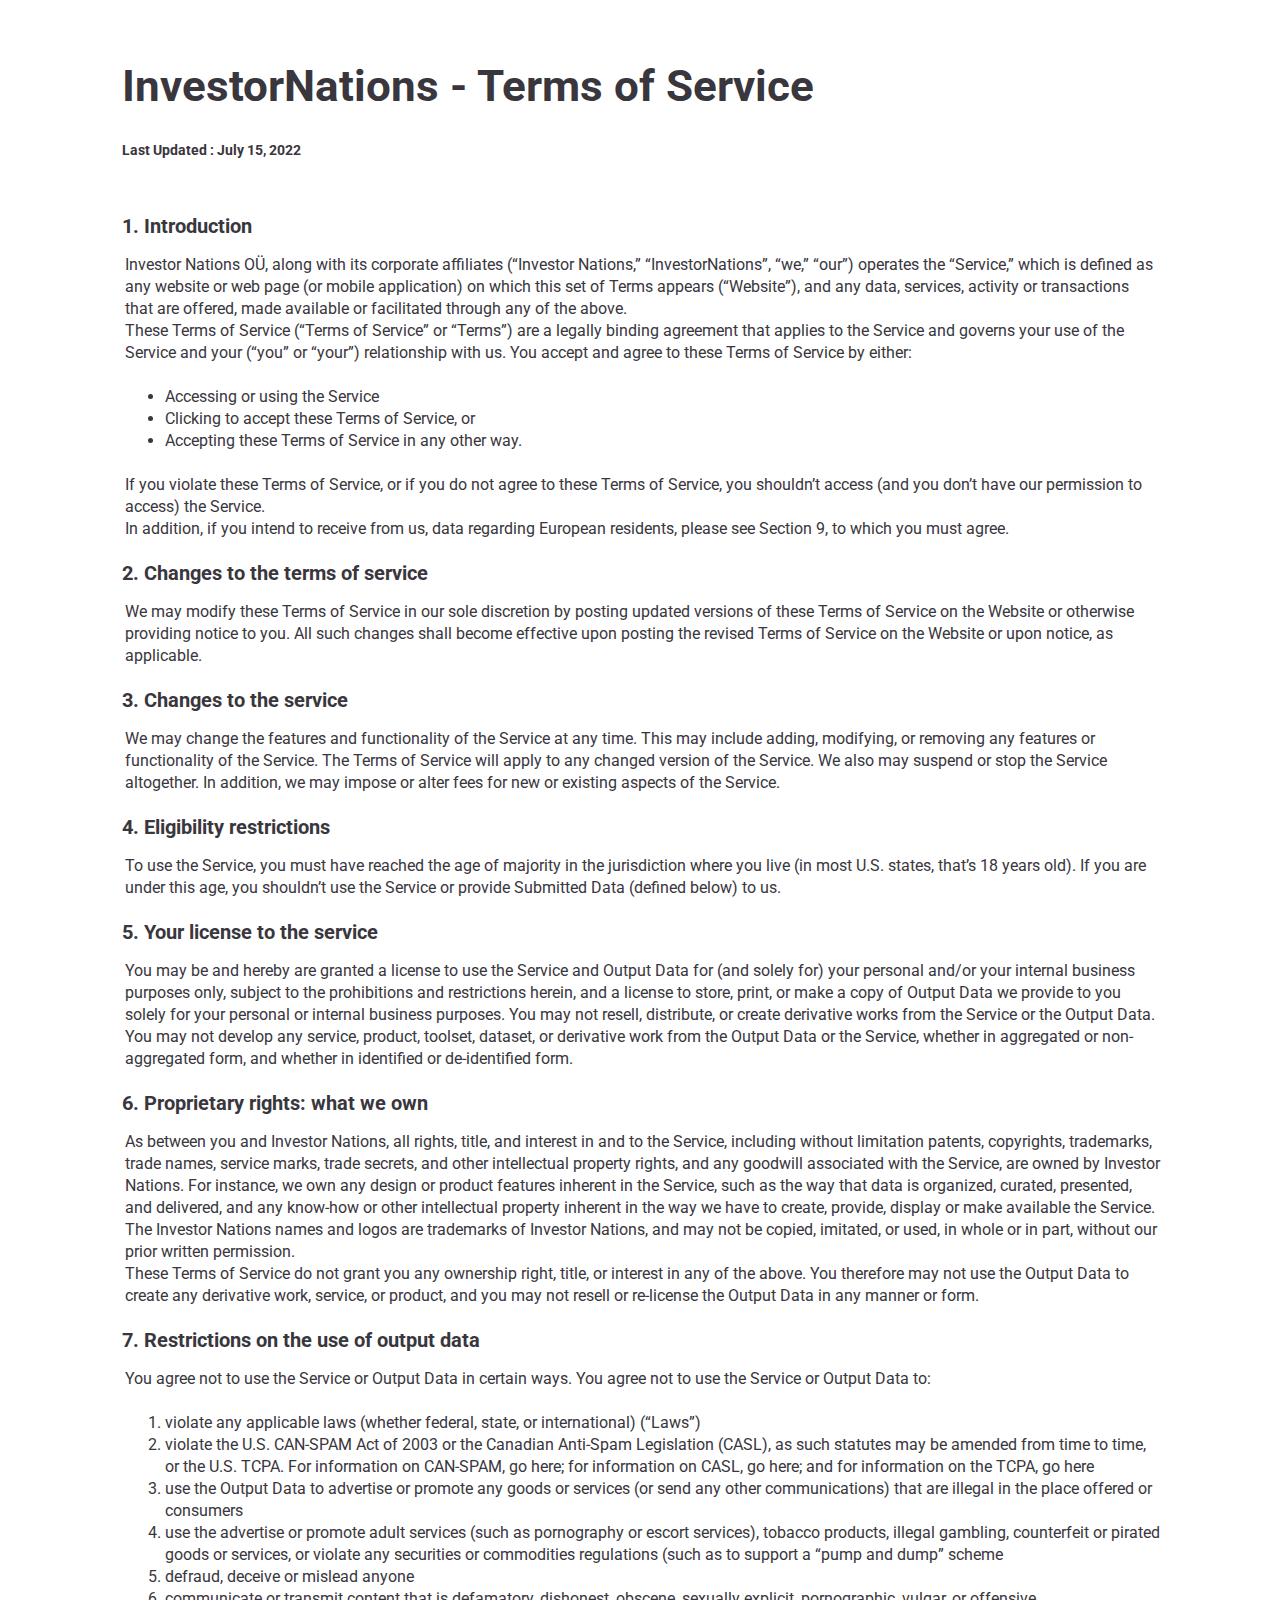
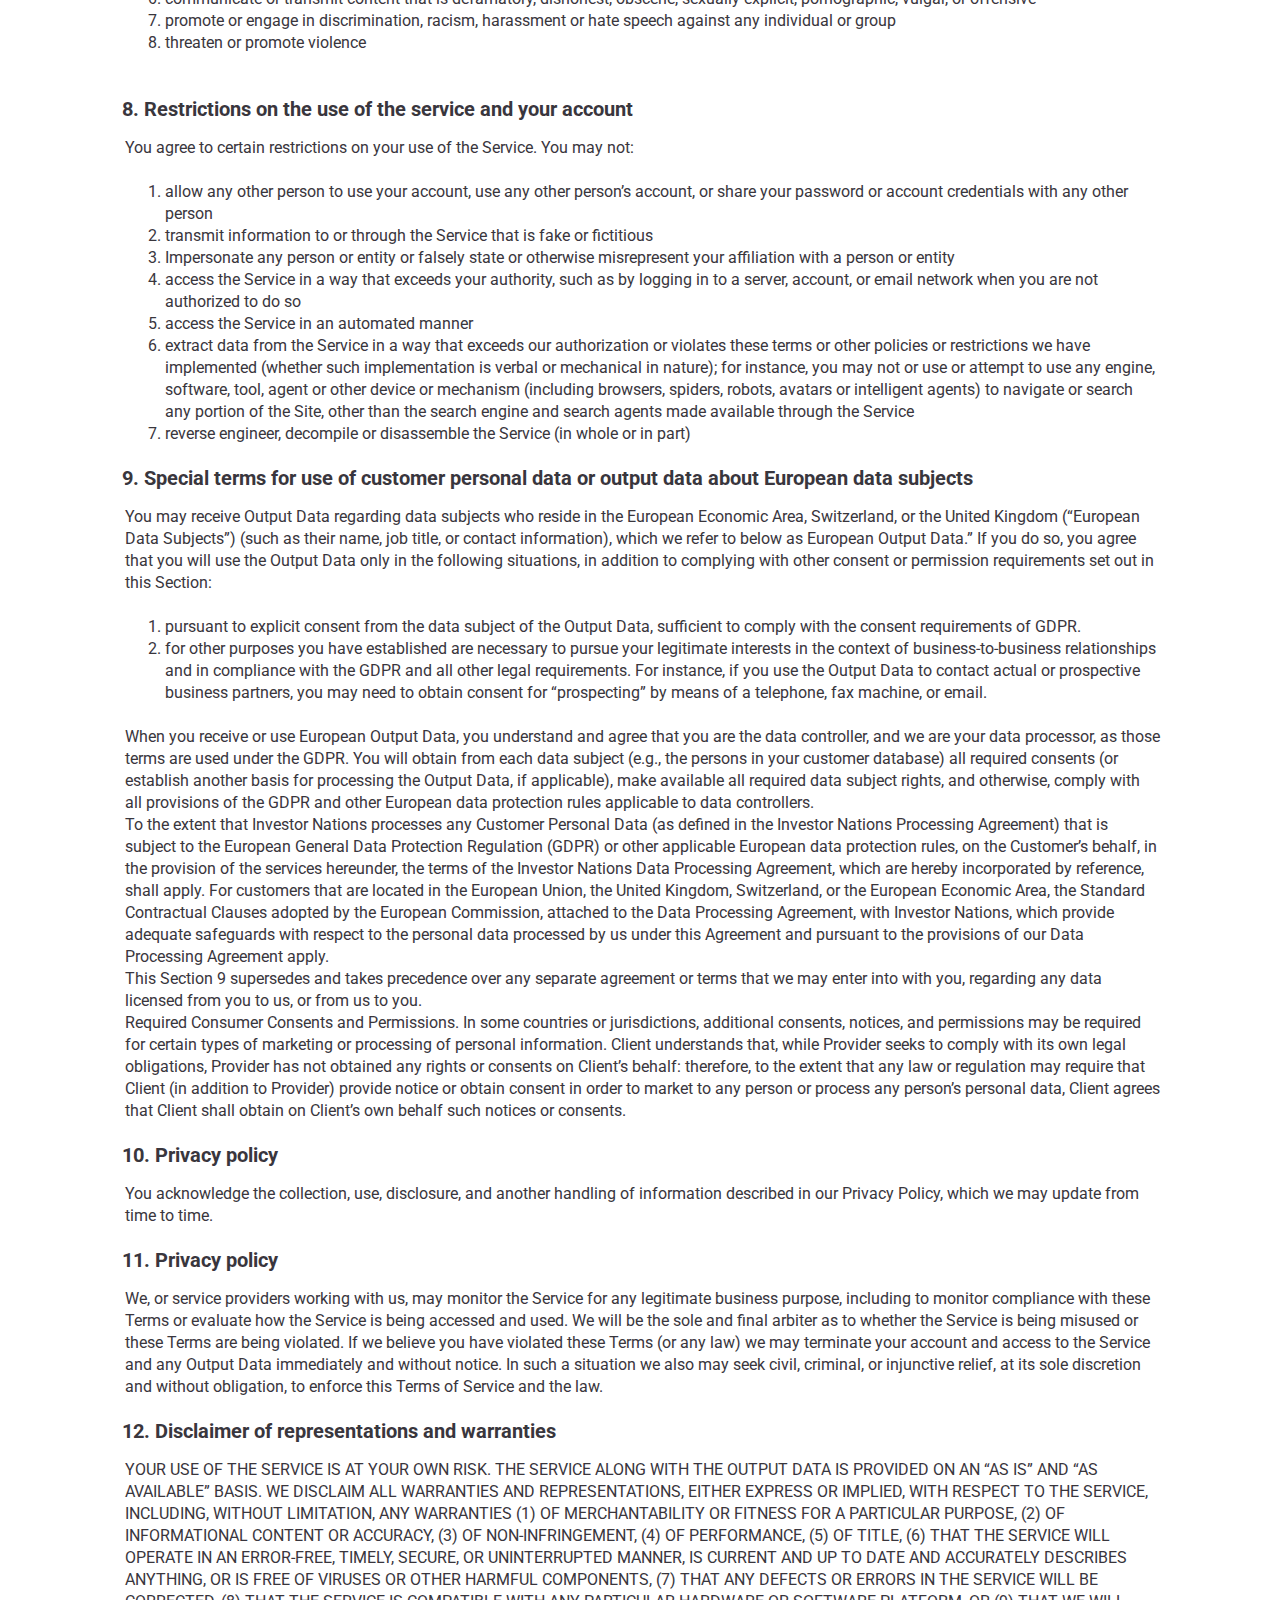
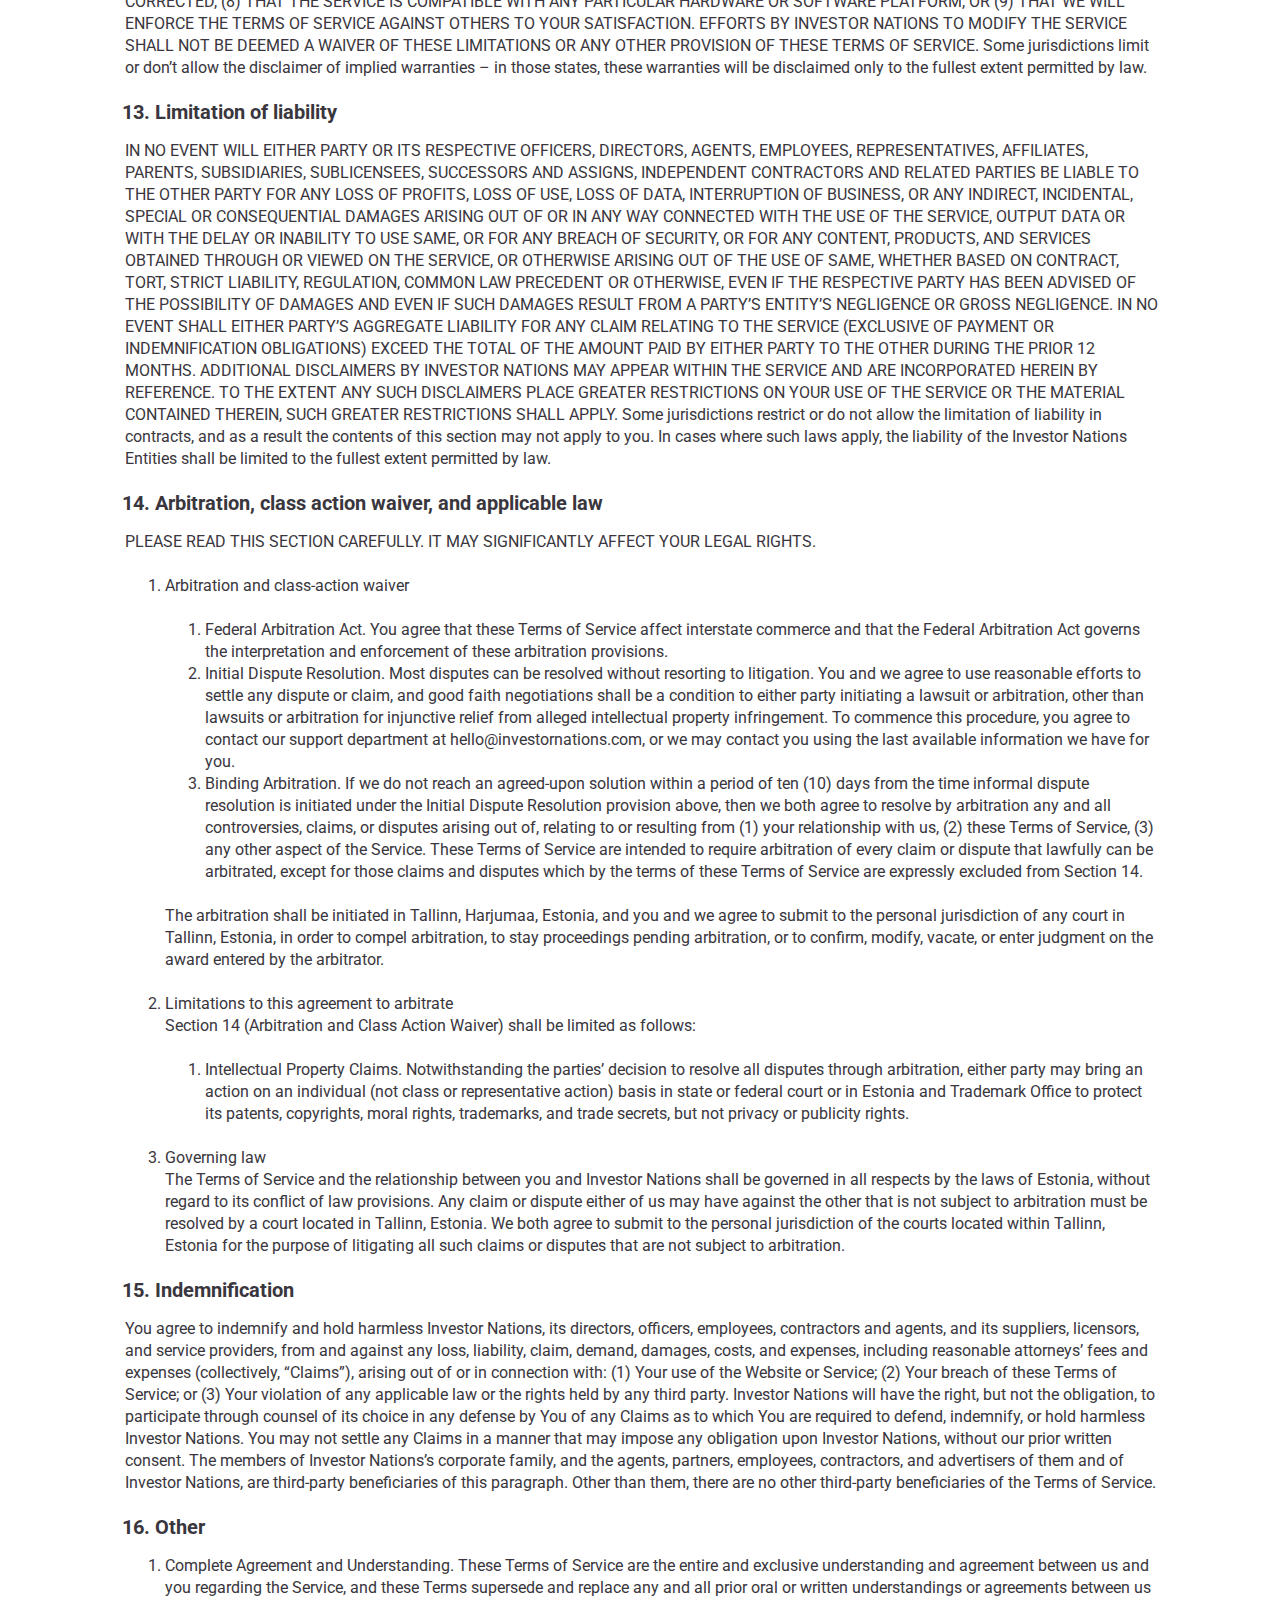
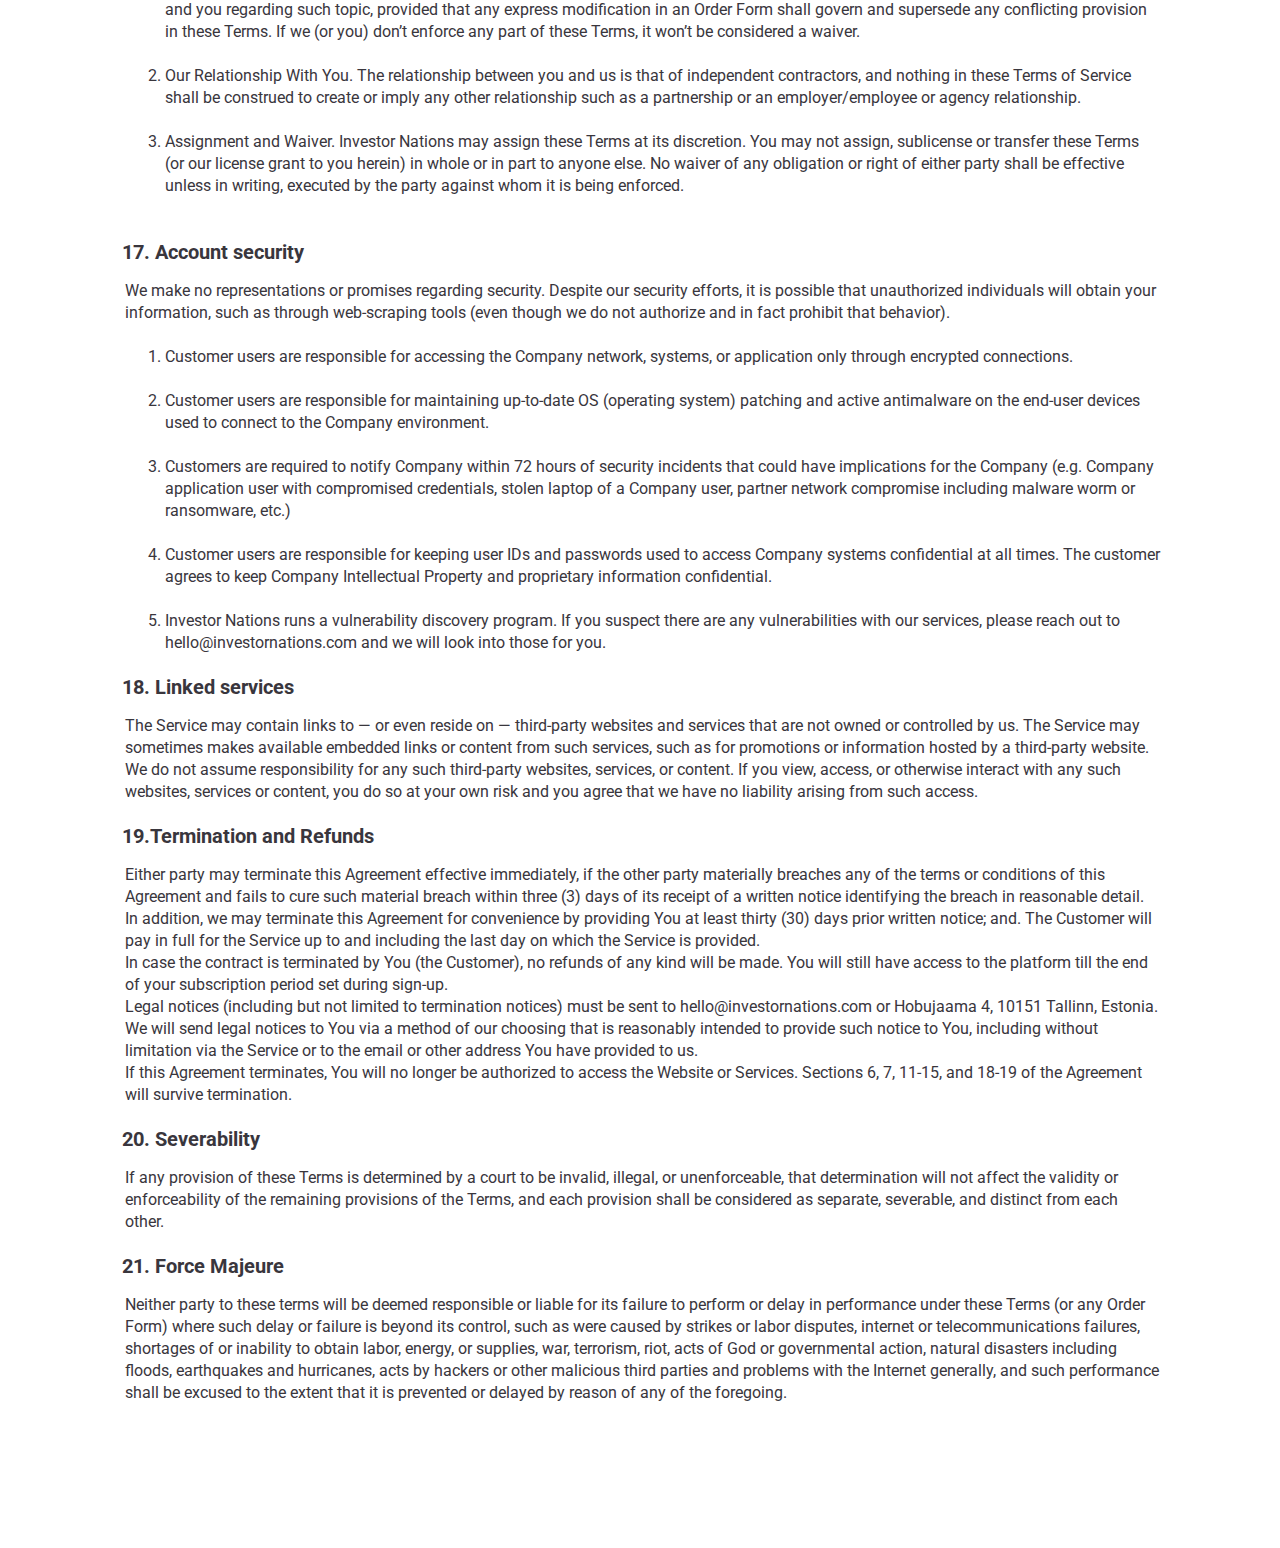
<file: index.html>
<!DOCTYPE html>
<html lang="en">

<head>
  <meta charset="UTF-8">
  <meta http-equiv="X-UA-Compatible" content="IE=edge">
  <meta name="viewport" content="width=device-width, initial-scale=1.0">
  <title>Investor Nations OÜ</title>
  <link href="images/favicon.ico" rel="icon">
  <link href="images/apple-touch-icon.png" rel="apple-touch-icon">
  <link rel="preconnect" href="https://fonts.gstatic.com" />
  <link href="https://fonts.googleapis.com/css2?family=Roboto&display=swap" rel="stylesheet" />
  <link rel="stylesheet" href="assets/css/main.css" />
</head>

<body>
  <!--<header>
    <div class="logo">
      <img src="images/LOGO.jpeg" href="index.html" />
    </div>
  
  </header>-->
  <section>
    <div>
      <h1 class="tcheader">InvestorNations - Terms of Service</h1>
      <h5 class="tcheader-small"> Last Updated : July 15, 2022 </h5>
    </div>
  </section>
  <section>
     <div>
       <div class="tcboldtext">
         1.  Introduction
       </div>    
       <div class="tctext">
        Investor Nations OÜ, along with its corporate affiliates (“Investor Nations,” “InvestorNations”, “we,” “our”) operates the “Service,” which is defined as any website or web page (or mobile application) on which this set of Terms appears (“Website”), and any data, services, activity or transactions that are offered, made available or facilitated through any of the above.<br>
        These Terms of Service (“Terms of Service” or “Terms”) are a legally binding agreement that applies to the Service and governs your use of the Service and your (“you” or “your”) relationship with us. You accept and agree to these Terms of Service by either:<br>
        <ul>
          <br>
          <li>Accessing or using the Service</li>
          <li>Clicking to accept these Terms of Service, or</li>
          <li>Accepting these Terms of Service in any other way.</li>
          <br>
        </ul>
        If you violate these Terms of Service, or if you do not agree to these Terms of Service, you shouldn’t access (and you don’t have our permission to access) the Service.<br>
        In addition, if you intend to receive from us, data regarding European residents, please see Section 9, to which you must agree.

       </div>  


        <div class="tcboldtext">
          2. Changes to the terms of service
        </div>    
        <div class="tctext">
          We may modify these Terms of Service in our sole discretion by posting updated versions of these Terms of Service on the Website or otherwise providing notice to you. All such changes shall become effective upon posting the revised Terms of Service on the Website or upon notice, as applicable.
        </div>  


         <div class="tcboldtext">
          3. Changes to the service
        </div>    
        <div class="tctext">
          We may change the features and functionality of the Service at any time. This may include adding, modifying, or removing any features or functionality of the Service. The Terms of Service will apply to any changed version of the Service. We also may suspend or stop the Service altogether. In addition, we may impose or alter fees for new or existing aspects of the Service.
        </div>  


         <div class="tcboldtext">
          4.  Eligibility restrictions
        </div>    
        <div class="tctext">
          To use the Service, you must have reached the age of majority in the jurisdiction where you live (in most U.S. states, that’s 18 years old). If you are under this age, you shouldn’t use the Service or provide Submitted Data (defined below) to us.
        </div>  


        <div class="tcboldtext">
          5.  Your license to the service
        </div>    
        <div class="tctext">
          You may be and hereby are granted a license to use the Service and Output Data for (and solely for) your personal and/or your internal business purposes only, subject to the prohibitions and restrictions herein, and a license to store, print, or make a copy of Output Data we provide to you solely for your personal or internal business purposes. You may not resell, distribute, or create derivative works from the Service or the Output Data. You may not develop any service, product, toolset, dataset, or derivative work from the Output Data or the Service, whether in aggregated or non-aggregated form, and whether in identified or de-identified form.
        </div>  

        <div class="tcboldtext">
          6. Proprietary rights: what we own
        </div>    
        <div class="tctext">
          As between you and Investor Nations, all rights, title, and interest in and to the Service, including without limitation patents, copyrights, trademarks, trade names, service marks, trade secrets, and other intellectual property rights, and any goodwill associated with the Service, are owned by Investor Nations. For instance, we own any design or product features inherent in the Service, such as the way that data is organized, curated, presented, and delivered, and any know-how or other intellectual property inherent in the way we have to create, provide, display or make available the Service. The Investor Nations names and logos are trademarks of Investor Nations, and may not be copied, imitated, or used, in whole or in part, without our prior written permission.<br>
          These Terms of Service do not grant you any ownership right, title, or interest in any of the above. You therefore may not use the Output Data to create any derivative work, service, or product, and you may not resell or re-license the Output Data in any manner or form.
          
        </div>  

        <div class="tcboldtext">
          7.  Restrictions on the use of output data
        </div>    
        <div class="tctext">
          You agree not to use the Service or Output Data in certain ways. You agree not to use the Service or Output Data to:
          <ol>
            <br>
            <li> violate any applicable laws (whether federal, state, or international) (“Laws”)</li>
            <li> violate the U.S. CAN-SPAM Act of 2003 or the Canadian Anti-Spam Legislation (CASL), as such statutes may be amended from time to time, or the U.S. TCPA. For information on CAN-SPAM, go here; for information on CASL, go here; and for information on the TCPA, go here</li>
            <li> use the Output Data to advertise or promote any goods or services (or send any other communications) that are illegal in the place offered or consumers</li>
            <li> use the advertise or promote adult services (such as pornography or escort services), tobacco products, illegal gambling, counterfeit or pirated goods or services, or violate any securities or commodities regulations (such as to support a “pump and dump” scheme</li>
            <li> defraud, deceive or mislead anyone</li>
            <li>  communicate or transmit content that is defamatory, dishonest, obscene, sexually explicit, pornographic, vulgar, or offensive</li>
            <li>  promote or engage in discrimination, racism, harassment or hate speech against any individual or group</li>
            <li>  threaten or promote violence</li>
            <br>
              
          </ol>
        </div>  

        <div class="tcboldtext">
          8. Restrictions on the use of the service and your account
        </div>    
        <div class="tctext">
          You agree to certain restrictions on your use of the Service. You may not:
          <ol>
            <br>
            <li>allow any other person to use your account, use any other person’s account, or share your password or account credentials with any other person </li>
            <li>transmit information to or through the Service that is fake or fictitious</li>
            <li> Impersonate any person or entity or falsely state or otherwise misrepresent your affiliation with a person or entity</li>
            <li>access the Service in a way that exceeds your authority, such as by logging in to a server, account, or email network when you are not authorized to do so</li>
            <li> access the Service in an automated manner</li>
            <li> extract data from the Service in a way that exceeds our authorization or violates these terms or other policies or restrictions we have implemented (whether such implementation is verbal or mechanical in nature); for instance, you may not or use or attempt to use any engine, software, tool, agent or other device or mechanism (including browsers, spiders, robots, avatars or intelligent agents) to navigate or search any portion of the Site, other than the search engine and search agents made available through the Service</li>
            <li> reverse engineer, decompile or disassemble the Service (in whole or in part)</li>
          </ol>
        </div>  

        <div class="tcboldtext">
          9.  Special terms for use of customer personal data or output data about European data subjects
        </div>    
        <div class="tctext">
          You may receive Output Data regarding data subjects who reside in the European Economic Area, Switzerland, or the United Kingdom (“European Data Subjects”) (such as their name, job title, or contact information), which we refer to below as European Output Data.” If you do so, you agree that you will use the Output Data only in the following situations, in addition to complying with other consent or permission requirements set out in this Section:<br>
          <ol>
            <br>
            <li>
              pursuant to explicit consent from the data subject of the Output Data, sufficient to comply with the consent requirements of GDPR.
            </li>
            <li>
              for other purposes you have established are necessary to pursue your legitimate interests in the context of business-to-business relationships and in compliance with the GDPR and all other legal requirements. For instance, if you use the Output Data to contact actual or prospective business partners, you may need to obtain consent for “prospecting” by means of a telephone, fax machine, or email.
            </li>
            <br>
          </ol>
          When you receive or use European Output Data, you understand and agree that you are the data controller, and we are your data processor, as those terms are used under the GDPR. You will obtain from each data subject (e.g., the persons in your customer database) all required consents (or establish another basis for processing the Output Data, if applicable), make available all required data subject rights, and otherwise, comply with all provisions of the GDPR and other European data protection rules applicable to data controllers.<br>
          To the extent that Investor Nations processes any Customer Personal Data (as defined in the Investor Nations Processing Agreement) that is subject to the European General Data Protection Regulation (GDPR) or other applicable European data protection rules, on the Customer’s behalf, in the provision of the services hereunder, the terms of the Investor Nations Data Processing Agreement, which are hereby incorporated by reference, shall apply. For customers that are located in the European Union, the United Kingdom, Switzerland, or the European Economic Area, the Standard Contractual Clauses adopted by the European Commission, attached to the Data Processing Agreement, with Investor Nations, which provide adequate safeguards with respect to the personal data processed by us under this Agreement and pursuant to the provisions of our Data Processing Agreement apply.<br>
          This Section 9 supersedes and takes precedence over any separate agreement or terms that we may enter into with you, regarding any data licensed from you to us, or from us to you.<br>
          Required Consumer Consents and Permissions. In some countries or jurisdictions, additional consents, notices, and permissions may be required for certain types of marketing or processing of personal information. Client understands that, while Provider seeks to comply with its own legal obligations, Provider has not obtained any rights or consents on Client’s behalf: therefore, to the extent that any law or regulation may require that Client (in addition to Provider) provide notice or obtain consent in order to market to any person or process any person’s personal data, Client agrees that Client shall obtain on Client’s own behalf such notices or consents.<br>

        </div>  

        <div class="tcboldtext">
          10. Privacy policy
        </div>    
        <div class="tctext">
          You acknowledge the collection, use, disclosure, and another handling of information described in our Privacy Policy, which we may update from time to time.
        </div>  
     
        <div class="tcboldtext">
          11. Privacy policy
        </div>    
        <div class="tctext">
          We, or service providers working with us, may monitor the Service for any legitimate business purpose, including to monitor compliance with these Terms or evaluate how the Service is being accessed and used. We will be the sole and final arbiter as to whether the Service is being misused or these Terms are being violated. If we believe you have violated these Terms (or any law) we may terminate your account and access to the Service and any Output Data immediately and without notice. In such a situation we also may seek civil, criminal, or injunctive relief, at its sole discretion and without obligation, to enforce this Terms of Service and the law.
        </div>

        <div class="tcboldtext">
          12. Disclaimer of representations and warranties
        </div>    
        <div class="tctext">
          YOUR USE OF THE SERVICE IS AT YOUR OWN RISK. THE SERVICE ALONG WITH THE OUTPUT DATA IS PROVIDED ON AN “AS IS” AND “AS AVAILABLE” BASIS. WE DISCLAIM ALL WARRANTIES AND REPRESENTATIONS, EITHER EXPRESS OR IMPLIED, WITH RESPECT TO THE SERVICE, INCLUDING, WITHOUT LIMITATION, ANY WARRANTIES (1) OF MERCHANTABILITY OR FITNESS FOR A PARTICULAR PURPOSE, (2) OF INFORMATIONAL CONTENT OR ACCURACY, (3) OF NON-INFRINGEMENT, (4) OF PERFORMANCE, (5) OF TITLE, (6) THAT THE SERVICE WILL OPERATE IN AN ERROR-FREE, TIMELY, SECURE, OR UNINTERRUPTED MANNER, IS CURRENT AND UP TO DATE AND ACCURATELY DESCRIBES ANYTHING, OR IS FREE OF VIRUSES OR OTHER HARMFUL COMPONENTS, (7) THAT ANY DEFECTS OR ERRORS IN THE SERVICE WILL BE CORRECTED, (8) THAT THE SERVICE IS COMPATIBLE WITH ANY PARTICULAR HARDWARE OR SOFTWARE PLATFORM, OR (9) THAT WE WILL ENFORCE THE TERMS OF SERVICE AGAINST OTHERS TO YOUR SATISFACTION. EFFORTS BY INVESTOR NATIONS TO MODIFY THE SERVICE SHALL NOT BE DEEMED A WAIVER OF THESE LIMITATIONS OR ANY OTHER PROVISION OF THESE TERMS OF SERVICE. Some jurisdictions limit or don’t allow the disclaimer of implied warranties – in those states, these warranties will be disclaimed only to the fullest extent permitted by law.

        </div>


        <div class="tcboldtext">
          13.  Limitation of liability
        </div>    
        <div class="tctext">
          IN NO EVENT WILL EITHER PARTY OR ITS RESPECTIVE OFFICERS, DIRECTORS, AGENTS, EMPLOYEES, REPRESENTATIVES, AFFILIATES, PARENTS, SUBSIDIARIES, SUBLICENSEES, SUCCESSORS AND ASSIGNS, INDEPENDENT CONTRACTORS AND RELATED PARTIES BE LIABLE TO THE OTHER PARTY FOR ANY LOSS OF PROFITS, LOSS OF USE, LOSS OF DATA, INTERRUPTION OF BUSINESS, OR ANY INDIRECT, INCIDENTAL, SPECIAL OR CONSEQUENTIAL DAMAGES ARISING OUT OF OR IN ANY WAY CONNECTED WITH THE USE OF THE SERVICE, OUTPUT DATA OR WITH THE DELAY OR INABILITY TO USE SAME, OR FOR ANY BREACH OF SECURITY, OR FOR ANY CONTENT, PRODUCTS, AND SERVICES OBTAINED THROUGH OR VIEWED ON THE SERVICE, OR OTHERWISE ARISING OUT OF THE USE OF SAME, WHETHER BASED ON CONTRACT, TORT, STRICT LIABILITY, REGULATION, COMMON LAW PRECEDENT OR OTHERWISE, EVEN IF THE RESPECTIVE PARTY HAS BEEN ADVISED OF THE POSSIBILITY OF DAMAGES AND EVEN IF SUCH DAMAGES RESULT FROM A PARTY’S ENTITY’S NEGLIGENCE OR GROSS NEGLIGENCE. IN NO EVENT SHALL EITHER PARTY’S AGGREGATE LIABILITY FOR ANY CLAIM RELATING TO THE SERVICE (EXCLUSIVE OF PAYMENT OR INDEMNIFICATION OBLIGATIONS) EXCEED THE TOTAL OF THE AMOUNT PAID BY EITHER PARTY TO THE OTHER DURING THE PRIOR 12 MONTHS. ADDITIONAL DISCLAIMERS BY INVESTOR NATIONS MAY APPEAR WITHIN THE SERVICE AND ARE INCORPORATED HEREIN BY REFERENCE. TO THE EXTENT ANY SUCH DISCLAIMERS PLACE GREATER RESTRICTIONS ON YOUR USE OF THE SERVICE OR THE MATERIAL CONTAINED THEREIN, SUCH GREATER RESTRICTIONS SHALL APPLY. Some jurisdictions restrict or do not allow the limitation of liability in contracts, and as a result the contents of this section may not apply to you. In cases where such laws apply, the liability of the Investor Nations Entities shall be limited to the fullest extent permitted by law.
 
        </div>



        <div class="tcboldtext">
          14.  Arbitration, class action waiver, and applicable law
        </div>    
        <div class="tctext">
          PLEASE READ THIS SECTION CAREFULLY. IT MAY SIGNIFICANTLY AFFECT YOUR LEGAL RIGHTS.
          <ol>
            <br>
            <li>
              Arbitration and class-action waiver
              <ol>
                <br>
                <li>
                  Federal Arbitration Act. You agree that these Terms of Service affect interstate commerce and that the Federal Arbitration Act governs the interpretation and enforcement of these arbitration provisions.
                </li>
                <li>
                  Initial Dispute Resolution. Most disputes can be resolved without resorting to litigation. You and we agree to use reasonable efforts to settle any dispute or claim, and good faith negotiations shall be a condition to either party initiating a lawsuit or arbitration, other than lawsuits or arbitration for injunctive relief from alleged intellectual property infringement. To commence this procedure, you agree to contact our support department at hello@investornations.com, or we may contact you using the last available information we have for you.

                </li>
                <li>
                  Binding Arbitration. If we do not reach an agreed-upon solution within a period of ten (10) days from the time informal dispute resolution is initiated under the Initial Dispute Resolution provision above, then we both agree to resolve by arbitration any and all controversies, claims, or disputes arising out of, relating to or resulting from (1) your relationship with us, (2) these Terms of Service, (3) any other aspect of the Service. These Terms of Service are intended to require arbitration of every claim or dispute that lawfully can be arbitrated, except for those claims and disputes which by the terms of these Terms of Service are expressly excluded from Section 14.
                </li>
                <br>
              </ol>
              The arbitration shall be initiated in Tallinn, Harjumaa, Estonia, and you and we agree to submit to the personal jurisdiction of any court in Tallinn, Estonia, in order to compel arbitration, to stay proceedings pending arbitration, or to confirm, modify, vacate, or enter judgment on the award entered by the arbitrator.

            </li>
            <br>
            <li>
              Limitations to this agreement to arbitrate<br>
              Section 14 (Arbitration and Class Action Waiver) shall be limited as follows:
              <ol>
                <br>
                <li>
                  Intellectual Property Claims. Notwithstanding the parties’ decision to resolve all disputes through arbitration, either party may bring an action on an individual (not class or representative action) basis in state or federal court or in Estonia and Trademark Office to protect its patents, copyrights, moral rights, trademarks, and trade secrets, but not privacy or publicity rights.

                </li>

              </ol>

            </li>
            <br>
            <li>
              Governing law<br>
              The Terms of Service and the relationship between you and Investor Nations shall be governed in all respects by the laws of Estonia, without regard to its conflict of law provisions. Any claim or dispute either of us may have against the other that is not subject to arbitration must be resolved by a court located in Tallinn, Estonia. We both agree to submit to the personal jurisdiction of the courts located within Tallinn, Estonia for the purpose of litigating all such claims or disputes that are not subject to arbitration.
            </li>
          </ol>

        </div>




        <div class="tcboldtext">
          15. Indemnification
        </div>    
        <div class="tctext">
          You agree to indemnify and hold harmless Investor Nations, its directors, officers, employees, contractors and agents, and its suppliers, licensors, and service providers, from and against any loss, liability, claim, demand, damages, costs, and expenses, including reasonable attorneys’ fees and expenses (collectively, “Claims”), arising out of or in connection with: (1) Your use of the Website or Service; (2) Your breach of these Terms of Service; or (3) Your violation of any applicable law or the rights held by any third party. Investor Nations will have the right, but not the obligation, to participate through counsel of its choice in any defense by You of any Claims as to which You are required to defend, indemnify, or hold harmless Investor Nations. You may not settle any Claims in a manner that may impose any obligation upon Investor Nations, without our prior written consent. The members of Investor Nations’s corporate family, and the agents, partners, employees, contractors, and advertisers of them and of Investor Nations, are third-party beneficiaries of this paragraph. Other than them, there are no other third-party beneficiaries of the Terms of Service.

        </div>


        <div class="tcboldtext">
          16. Other
        </div>    
        <div class="tctext">
          <ol>
            <li>
              Complete Agreement and Understanding. These Terms of Service are the entire and exclusive understanding and agreement between us and you regarding the Service, and these Terms supersede and replace any and all prior oral or written understandings or agreements between us and you regarding such topic, provided that any express modification in an Order Form shall govern and supersede any conflicting provision in these Terms. If we (or you) don’t enforce any part of these Terms, it won’t be considered a waiver.

            </li>
            <br>
            <li>
              Our Relationship With You. The relationship between you and us is that of independent contractors, and nothing in these Terms of Service shall be construed to create or imply any other relationship such as a partnership or an employer/employee or agency relationship.
            </li>
            <br>
            <li>
              Assignment and Waiver. Investor Nations may assign these Terms at its discretion. You may not assign, sublicense or transfer these Terms (or our license grant to you herein) in whole or in part to anyone else. No waiver of any obligation or right of either party shall be effective unless in writing, executed by the party against whom it is being enforced.
            </li>
            <br>
          </ol>
        </div>


        <div class="tcboldtext">
          17. Account security
        </div>    
        <div class="tctext">
          We make no representations or promises regarding security. Despite our security efforts, it is possible that unauthorized individuals will obtain your information, such as through web-scraping tools (even though we do not authorize and in fact prohibit that behavior).

          <ol>
            <br>
            <li>
              Customer users are responsible for accessing the Company network, systems, or application only through encrypted connections.

            </li>
            <br>
            <li>
              Customer users are responsible for maintaining up-to-date OS (operating system) patching and active antimalware on the end-user devices used to connect to the Company environment.

            </li>
            <br>
            <li>
              Customers are required to notify Company within 72 hours of security incidents that could have implications for the Company (e.g. Company application user with compromised credentials, stolen laptop of a Company user, partner network compromise including malware worm or ransomware, etc.)

            </li>
            <br>
            <li>
              Customer users are responsible for keeping user IDs and passwords used to access Company systems confidential at all times. The customer agrees to keep Company Intellectual Property and proprietary information confidential.

            </li>
            <br>
            <li>
              Investor Nations runs a vulnerability discovery program. If you suspect there are any vulnerabilities with our services, please reach out to hello@investornations.com and we will look into those for you.

            </li>
          </ol>
        </div>



        <div class="tcboldtext">
          18. Linked services
        </div>    
        <div class="tctext">
          The Service may contain links to — or even reside on — third-party websites and services that are not owned or controlled by us. The Service may sometimes makes available embedded links or content from such services, such as for promotions or information hosted by a third-party website. We do not assume responsibility for any such third-party websites, services, or content. If you view, access, or otherwise interact with any such websites, services or content, you do so at your own risk and you agree that we have no liability arising from such access.
 
        </div>


        <div class="tcboldtext">
          19.Termination and Refunds
        </div>    
        <div class="tctext">
          Either party may terminate this Agreement effective immediately, if the other party materially breaches any of the terms or conditions of this Agreement and fails to cure such material breach within three (3) days of its receipt of a written notice identifying the breach in reasonable detail. In addition, we may terminate this Agreement for convenience by providing You at least thirty (30) days prior written notice; and. The Customer will pay in full for the Service up to and including the last day on which the Service is provided.<br>
          In case the contract is terminated by You (the Customer), no refunds of any kind will be made. You will still have access to the platform till the end of your subscription period set during sign-up.<br>
          Legal notices (including but not limited to termination notices) must be sent to hello@investornations.com or Hobujaama 4, 10151 Tallinn, Estonia. We will send legal notices to You via a method of our choosing that is reasonably intended to provide such notice to You, including without limitation via the Service or to the email or other address You have provided to us.<br>
          If this Agreement terminates, You will no longer be authorized to access the Website or Services. Sections 6, 7, 11-15, and 18-19 of the Agreement will survive termination.<br>
           
        </div>

        
        <div class="tcboldtext">
          20. Severability
        </div>    
        <div class="tctext">
          If any provision of these Terms is determined by a court to be invalid, illegal, or unenforceable, that determination will not affect the validity or enforceability of the remaining provisions of the Terms, and each provision shall be considered as separate, severable, and distinct from each other.
        </div>

        
        <div class="tcboldtext">
          21. Force Majeure
        </div>    
        <div class="tctext">
          Neither party to these terms will be deemed responsible or liable for its failure to perform or delay in performance under these Terms (or any Order Form) where such delay or failure is beyond its control, such as were caused by strikes or labor disputes, internet or telecommunications failures, shortages of or inability to obtain labor, energy, or supplies, war, terrorism, riot, acts of God or governmental action, natural disasters including floods, earthquakes and hurricanes, acts by hackers or other malicious third parties and problems with the Internet generally, and such performance shall be excused to the extent that it is prevented or delayed by reason of any of the foregoing.


        </div><br><br><br><br><br><br><br><br>

      
     </div>
  </section>
 <!-- <footer>
<div class="container6 theme-padding footer-section flexbox theme-bg">
    <div class="fsec1 fsec">
      <div class="footer-logo">
        <img src="images/footer-logo.png" href="index.html" />
      </div>
      <p class="aboutus-desc">
        We take care of fundraising so you can concentrate on growing your business.
      </p>
      <p class="company-fullname">
        Sominder Enterprises OÜ. All rights reserved
      </p>
    </div>
    <div class="fsec2 fsec">
      <p class="sec-title"> Quick Links </p>
      <p class="sec-item"><a href="index.html" style="color: white; text-decoration: none;"> Home  </p>
    
      <p class="sec-item"><a href="portfolio.html" style="color: white; text-decoration: none;"> Portfolio </p>
      
    </div>
    
    <div class="fsec4 fsec">
      <p class="sec-title"> More info </p>
     
      <p class="sec-item"><a href="privacypolicy.html" style="color: white; text-decoration: none;"> Privacy Policy </p>
      <p class="sec-item"><a href="T&C.html" style="color: white; text-decoration: none;"> Terms & Conditions </p>
    </div>
  </div>
  </footer>-->


  <script src="assets/js/jquery.min.js"></script>
    <script>
      $(document).ready(function(){
        $(".mob-toggle").click(function(){
          $("nav ul").slideToggle();
        });
      });
  </script>
</body>

</html>
</file>
<file: assets/css/main.css>
* {
  margin: 0;
  border: 0;
  box-sizing: border-box;
}

img{
  max-width: 100%;
  height: auto;
  border: none;
}

/* Header css */
header {
  height: 80px;
  width: 100%;
  padding: 0 120px;
  background: #FFFFFF;
  display: flex;
  box-shadow: 0px 8px 16px 0px rgba(0, 0, 0, 0.06);
  justify-content: space-between;
  align-items: center;
}

nav ul {
  list-style: none;
  display: flex;
  /* outline: 1px solid; */
  /* justify-content: space-around; */
  align-items: center;
}

nav ul li {
  /* outline: 1px solid red; */
}
nav ul li:not(:last-child) {
  margin-right: 32px;
}

nav ul li a {
  color: #18191F;
  text-decoration: none;
  font-family: 'Roboto', sans-serif;
  font-size: 14px;
  font-weight: 400;
  line-height: 16px;
}

/* Header css ends */


/* Terms & Conditions start */

.tcheader{
  text-align: left;
  margin-left: 122px;
  margin-top: 60px;
  margin-bottom: 20px;
  font-family: 'Roboto', sans-serif;
  font-size: 44px;
  color: #39363D;
  border-radius: nullpx;

}
.tcheader-small{
  text-align: left;
  margin-left: 122px;
  margin-top: 30px;
  margin-bottom: 60px;
  font-family: 'Roboto', sans-serif;
  font-size: 14px;
  color: #39363D;
  border-radius: nullpx;

}

.tcboldtext{
  text-align: left;
  margin-left: 122px;
  margin-top: 25px;
  font-weight: bold;
  color: #39363D;
  line-height: 16px;
  font-size: 20px;
  margin-bottom: 20px;
  font-family: 'Roboto', sans-serif;

}
.tctext{
  text-align: left;
  margin-left: 125px;
  margin-right: 120px;
  color: #39363D;
  line-height: 22px;
  font-size: 16px;
  font-family: 'Roboto', sans-serif;

}

ul.pplist{
  text-align: left;
  margin-left: 105px;
  margin-right: 120px;  
  color: #39363D;
  line-height: 22px;
  font-size: 16px;
  font-family: 'Roboto', sans-serif;
  
}
.imboldtext{
  text-align: left;
  margin-left: 125px;
  margin-top: 25px;
  font-weight: bold;
  color: #39363D;
  line-height: 16px;
  font-size: 20px;
  margin-bottom: 20px;
  font-family: 'Roboto', sans-serif;

}
.cheader{
  text-align: left;
  margin-left: 122px;
  margin-top: 180px;
  margin-bottom: 10px;
  font-family: Unna;
  font-size: 56px;
  color: #39363D;
  
height: 67px;
font-style: normal;
font-weight: bold;
line-height: 120%;
/* or 67px */


color: #39363D;

}
.ctext{
  text-align: left;
  margin-left: 125px;
  margin-right: 120px;
  color: #39363D;
  line-height: 22px;
  font-size: 24px;
  font-family: 'Roboto', sans-serif;

}
.c-column{
  float: left;
  width: 50%;
  margin-bottom: 100px;
  margin-top: 70px;
}
.c-row::after{
  clear: both;
}
.cform{  
  width: 542px;
  height: 61px; 
  display: flex;
  flex-direction: row;
  justify-content: center;
  padding: 12px 32px;
  background: rgba(39, 39, 39, 0.05);
  border-radius: 33.5px;
  color: rgb(24, 23, 23);
  margin-top: 37px;
  font-family: Roboto;
  font-style: normal;
  font-weight: 500;
  font-size: 20px;
  line-height: 150%;
  margin-left: 38px;
}
.cformbutton{
  display: flex;
  flex-direction: row;
  justify-content: center;
  align-items: center;
  padding: 12px 32px;
  background: #39363D;
  border-radius: 33.5px;
  color: #fff;
  margin-top: 37px;
  font-family: Roboto;
  font-style: normal;
  font-weight: 500;
  font-size: 20px;
  margin-left: 45px;
  line-height: 150%;
}
.cformbutton img{
  margin-left: 14px;
}


* {
  margin: 0;
  border: 0;
  box-sizing: border-box;
}

/* Header css */
header {
  height: 80px;
  width: 100%;
  padding: 0 120px;
  background: #FFFFFF;
  display: flex;
  box-shadow: 0px 8px 16px 0px rgba(0, 0, 0, 0.06);
  justify-content: space-between;
  align-items: center;
}

nav ul {
  list-style: none;
  display: flex;
  /* outline: 1px solid; */
  /* justify-content: space-around; */
  align-items: center;
}

nav ul li {
  /* outline: 1px solid red; */
}

nav ul li:not(:last-child) {
  margin-right: 32px;
}

nav ul li a {
  color: #18191F;
  text-decoration: none;
  font-family: 'Roboto', sans-serif;
  font-size: 14px;
  font-weight: 400;
  line-height: 16px;
}

/* Header css ends */



.jumbotron-container {
  padding: 85px 120px 0;
  height: 623px;
  display: flex;
  /* outline: 1px solid red; */
}

.flexbox {
  display: flex;
}

.hcenter {
  justify-content: center;
}

.vcenter {
  align-items: center;
  margin-left: 40px;
}

.theme-paddingg {
  padding: 0 105px;
}
.theme-padding {
  padding: 0 120px;
}

.theme-bg {
  background-color: #39363D;
}

.bold {
  font-weight: bold;
}

.tcenter {
  text-align: center;
}

.left-box {
  flex: 1;
  /* outline: 1px solid yellow; */
}

.left-box>div {
  margin-top: 80px;
}

.left-box .page-heading {
  font-family: Unna;
  font-style: normal;
  font-weight: normal;
  font-size: 56px;
  line-height: 120%;
  /* or 67px */
  color: #39363D;
  width: 574px;
}

.left-box .page-subheading {
  font-family: Roboto;
  font-style: normal;
  font-weight: normal;
  font-size: 16px;
  line-height: 150%;
  /* or 24px */
  color: #39363D;
  margin-top: 11px;
}

.left-box button {
  display: flex;
  flex-direction: row;
  justify-content: center;
  align-items: center;
  padding: 12px 32px;
  background: #39363D;
  border-radius: 32px;
  color: #fff;
  margin-top: 37px;
  font-family: Roboto;
  font-style: normal;
  font-weight: 500;
  font-size: 20px;
  line-height: 150%;
}

.left-box button img {
  margin-left: 14px;
}

.right-box {
  flex: 1;
  display: flex;
  justify-content: center;
  /* outline: 1px solid orange; */
}

.right-box #v111_41-Img {
  /* position: absolute; */
    position: relative;
  width: 498px;
  height: 538px;
  /* left: 804px; */
  top: -30px;
  background: url(../../images/homepage-sec1.png) center bottom no-repeat;
  background-size: contain;
  filter: drop-shadow(0px 8px 16px rgba(0, 0, 0, 0.06));
}


/* second section */

.container2 {
  /* outline: 1px solid blue; */
  height: 807px;
  margin-top: -138.5px;
  position: relative;
  display: flex;
  flex-direction: column;
  /* justify-content: space-evenly; */
}

.wave {
  /* position: absolute; */
  width: 100%;
}

.wave-top {
  /* top: 0; */
  height: 254px;
  background: url('../../images/wave\ \(1\).png') center top no-repeat;
  background-size: cover;
}

.wave-bottom {
  /* bottom: 0 */
  height: 195px;
  background: url('../../images/wave\ \(2\).png') center top no-repeat;
}

.content-section {
  background-color: #39363D;
  height: 350px;
  position: relative;
  width: 100%;
  /* top: 200px; */
  /* outline: 1px solid white; */
}

.p1 {
  font-family: Unna;
  font-style: normal;
  font-weight: bold;
  font-size: 36px;
  line-height: 120%;
  /* or 43px */
  color: #FFDC73;

}

.p2,
.p3 {
  font-family: Manrope;
  font-style: normal;
  font-weight: normal;
  font-size: 18px;
  line-height: 32px;
  /* or 178% */
  font-feature-settings: 'liga'off;
  color: #FFFFFF;
  width: 450px;
}
.p4 {
  font-family: Roboto;
  font-style: italic;
  font-weight: normal;
  font-size: 22px;
  line-height: 32px;
  /* or 178% */
  font-feature-settings: 'liga'off;
  color: #FFFFFF;
  width: 650px;
}
.p2 {
  margin-bottom: 25px;
  margin-top: 16px;
}

.section-right-img {
  position: relative;
  width: 400px;
  height: auto;
   top: -50px;
}

/* second section ends */

/* section3 starts */
.container3 {
  margin-top: 80px;
}

.service-section-title {
  font-family: Unna;
  font-style: normal;
  font-weight: bold;
  font-size: 36px;
  line-height: 120%;
  /* or 43px */
  color: #39363D;
}

.service-subtitle {
  font-family: Manrope;
  font-style: normal;
  font-weight: normal;
  font-size: 18px;
  line-height: 32px;
  /* identical to box height, or 178% */
  font-feature-settings: 'liga'off;
  color: #39363D;
}

.prep-img {
  background: url('../../images/v111_169.png');
}

.session-img {
  background: url('../../images/v111_157.png');
}

.fund-img {
  background: url('../../images/v111_181.png');
}

.service-container {
  width: 939px;
  margin: 72px auto;
}

.service-img {
  min-width: 314px;
  max-width: 314px;
  height: 283px;
  border-radius: 12px;
  background-size: cover;
  background-position: center center;
  margin-right: 75px;
}

.service {
  display: flex;
  margin-bottom: 72px;
}

.service-details {
  display: flex;
  flex-direction: column;
  justify-content: space-around;
}

p.service-title {
  font-family: Unna;
  font-style: normal;
  font-weight: normal;
  font-size: 36px;
  line-height: 120%;
  /* or 43px */
  color: #39363D;
}

p.service-desc {
  font-family: Roboto;
  font-style: normal;
  font-weight: normal;
  font-size: 24px;
  line-height: 150%;
  /* or 36px */
  color: #39363D;
  opacity: 0.7;
  margin: 16px 0;
}

.service button {
  border-radius: 50%;
  width: 64px;
  height: 64px;
  background: #444444;
}

/* section3 ends here */

/* section4 starts */
.container4 {
  height: 788px;
}

.container4 .right-box {
  position: relative;
   top: -36px;
  justify-content: flex-end;
}

.container4 .left-box {

  padding-top: 15px;
}

.testimonial-box,
.testimonial-wrapper {
  background-color: #39363D;
  height: 340px;
  position: relative;
  width: 100%;
}

.testimonial-box .p2 {
  margin-top: 1px;
  margin-bottom: 23px;
}
.testimonial-wrapper .testimonial-box:not(:first-child) {
  /* display: none; */
  /* margin-left: 231px; */
}

.testimonial-wrapper {
  /* overflow-x: hidden; */
  height: 408px;
  /* align-items: flex-end; */
}

.swiper-container {
  height: 100%;
  top: -50px;
}

.swiper-wrapper {
  align-items: flex-end;
}

.swiper-button-prev {
  bottom: 0;
  top: initial;
  left: 45%;
  color: white;
}

.swiper-button-next {
  bottom: 0;
  top: initial;
  right: 45%;
  color: white;
}

.testimonial-box {
  /* min-width: 1000px;
  max-width: 1000px; */
}


img.double-quotes {
  position: absolute;
  top: -10px;
  left: 90px;
}
img.testi-img {
  width: 306px;
  height: 330px;
  border-radius: 12px;
  margin-right: 25px;
  margin-top: 20px;
}

/* section4 ends */

/* section5 starts */
.quote-section {
  padding-top: 100px;
  padding-bottom: 120px;
}

img.quote-author-img {
  width: 547px;
  height: 369px;
  border-radius: 12px;
  margin-right: 68px;
}

p.quote-text,
p.quote-author {
  font-family: Unna;
  font-style: normal;
  font-weight: normal;
  font-size: 36px;
  line-height: 120%;
  /* or 43px */
  /* Graphite */
  color: #3F4B52;
}

p.quote-author {
  font-size: 24px;
  line-height: 28px;
  margin-top: 8px;
}

/* section5 ends */

/* section6 starts */
.subscribe-section {
  height: 265px;
}

.subscribe-section .left-box p {
  font-family: Unna;
  font-style: normal;
  font-weight: normal;
  font-size: 36px;
  line-height: 120%;
  /* or 43px */
  color: #FFFFFF;
}

.subscribe-section .input-group {
  width: 437px;
  /* justify-content: stretch; */
  height: 48px;
}

.subscribe-section .input-group input[type="text"] {
  width: 342px;
  background: #FFFFFF;
  border-radius: 5px 0px 0px 5px;
  padding: 14px 16px;
  color: #474A57;
  font-family: Roboto;
  font-style: normal;
  font-weight: normal;
  font-size: 14px;
  line-height: 24px;
  /* identical to box height, or 171% */
  font-feature-settings: 'liga'off;
}

.subscribe-section .input-group input[type="submit"] {
  background: #FFDC73;
  border-radius: 0px 5px 5px 0px;
  padding: 14px 24px;
  width: 95px;
  color: #39363D;
  font-family: Roboto;
  font-style: normal;
  font-weight: 600;
  font-size: 14px;
  line-height: 20px;
  /* identical to box height, or 143% */
  font-feature-settings: 'liga'off;
}

/* section6 ends */

/* section7 starts */
.faq-section {
  padding-top: 120px;
  padding-bottom: 120px;
}

.section-title {
  font-family: Unna;
  font-style: normal;
  font-weight: normal;
  font-size: 36px;
  line-height: 120%;
  /* or 43px */
  color: #39363D;
  margin-bottom: 72px;
}

.faq-wrapper {
  width: 850px;
  margin: 0 auto;
}

.faq-item {
  margin-bottom: 32px;
  background: #FFFFFF;
  box-shadow: 0px 4px 16px rgba(0, 0, 0, 0.06);
  border-radius: 8px;
  border: 1px solid rgba(0, 0, 0, 0.06);
  overflow: hidden;
}

.faq-item .question,
.faq-item .answer {
  min-height: 72px;
  font-family: Roboto;
  font-style: normal;
  font-weight: normal;
  font-size: 18px;
  line-height: 39px;
  /* identical to box height, or 216% */
  color: #3F4B52;
  padding: 0 48px 0;
}

.faq-item .question {
  justify-content: space-between;
}

.faq-item .answer {
  min-height: 50px;
  background: #FAFEFF;
  display: none;
}

.faq-item.active .answer {
  display: block;
}

button.arrow {
  background: url(../../images/up-arrow.png) center center no-repeat;
  height: 24px;
  width: 24px;
  cursor: pointer;
}

.faq-item.active button.arrow {
  background-image: url(../../images/down-arrow.png);
}

/* section7 ends */



/* section8 footer starts */
.footer-section {
  margin-top: 100px;
  padding: 96px 260px;
}

.footer-logo {
  margin-bottom: 37px;
  font-family: Roboto;
  font-style: normal;
  font-weight: 500;
  font-size: 24px;
  line-height: 28px;
  color: #FFFFFF;
  width: 238px;
  height: 38px;
}

.footer-logo>img {
  width: 100%;
  height: auto;
}

.footer-section p.aboutus-desc {
  margin: 32px 0px;
  font-style: normal;
  font-weight: normal;
  font-size: 13px;
  line-height: 21px;
  /* or 160% */
  /* Text / Gray 200 */
  color: #EEEFF4;
  font-family: 'PT Serif', serif;
}

.footer-section .fsec1 {
  width: 345px;
  margin-right: 92px;
  /* margin-left:-100px; */
}

.footer-section p.company-fullname {
  font-family: Manrope, sans-serif;
  font-style: normal;
  font-weight: normal;
  font-size: 14px;
  line-height: 24px;
  /* identical to box height, or 171% */
  font-feature-settings: 'liga'off;
  /* Text / Gray 300 */
  color: #D9DBE1;
}

.fsec {
  height: 100%;
  /* outline: 1px solid red; */
  width: 160px;
}

.fsec p.sec-title {
  font-family: Unna;
  font-style: normal;
  font-weight: normal;
  font-size: 20px;
  line-height: 30px;
  /* identical to box height, or 150% */
  font-feature-settings: 'liga'off;
  color: #FFDC73;
  margin-bottom: 32px;
}

.fsec p.sec-item {
  margin: 12px 0px;
  font-family: Roboto;
  font-style: normal;
  font-weight: normal;
  font-size: 16px;
  line-height: 26px;
  /* identical to box height, or 162% */
  font-feature-settings: 'liga'off;

  /* Text / Gray 200 */
  color: #EEEFF4;
}

/* section8 footer ends */




/* portfolio section1 starts */
.right-box #portfolioJumbotron-Img {
  width: 498px;
  height: 538px;
  background: url(../../images/portfolio-jumbotron-img.png) center top no-repeat;
  filter: drop-shadow(0px 8px 16px rgba(0, 0, 0, 0.06));
  background-size: contain;
}

.portfolio .jumbotron-container {
  height: 480px;
}

.portfolio .count-section {
  padding-top: 80px;
  padding-bottom: 80px;
}

.count-section p.count-title {
  font-family: Unna;
  font-style: normal;
  font-weight: normal;
  margin-left: 23px;
  font-size: 36px;
  line-height: 120%;
  /* or 43px */
  color: #39363D;
}

.count-section p.count-subtitle {
  font-family: Manrope;
  font-style: normal;
  font-weight: normal;
  font-size: 18px;
  line-height: 32px;
  /* or 178% */
  font-feature-settings: 'liga'off;
  color: #39363D;
  margin-top: 16px;
  margin-left: 23px;
}

.count-section .right-box {
  justify-content: space-around;
}

.count-sec {
  text-align: center;
}

.count-section .count-sec img {
  margin-bottom: 8px;
}

.count-section .count-sec p.count {
  font-family: Unna;
  font-style: normal;
  font-weight: bold;
  font-size: 48px;
  line-height: 64px;
  /* or 133% */
  text-align: center;
  font-feature-settings: 'liga'off;
  color: #39363D;
}

.count-section .count-sec p.count-type {
  font-family: Roboto;
  font-style: normal;
  font-weight: normal;
  font-size: 18px;
  line-height: 32px;
  /* or 178% */
  text-align: center;
  font-feature-settings: 'liga'off;
  color: #39363D;
  margin-top: 4px;
}

/* portfolio section1 ends */

/* portfolio section2 starts */
.portfolio-items {
  padding-top: 50px;
  padding-bottom: 50px;
  flex-wrap: wrap;
  justify-content: space-around;
}

.portfolio-items .pitem {
  min-width: 280px;
  /* flex: 1; */
  max-width: 280px;
  width: 280px;
  margin-bottom: 72px;
}

.portfolio-items p.company-shortdesc {
  font-family: Roboto;
  font-style: normal;
  font-weight: normal;
  font-size: 16px;
  line-height: 150%;
  /* or 24px */
  display: flex;
  align-items: center;
  color: #39363D;
  opacity: 0.7;
  margin-top: 16px;
}

.portfolio-items .flexbox{
  flex-wrap: wrap;
  justify-content: space-around;
}


/* portfolio section2 ends */
/* teams section starts */
.right-box #sec3-Img {
  width: 498px;
  height: 538px;
  background: url(../../images/teams/sec3.png) center top no-repeat;
  filter: drop-shadow(0px 8px 16px rgba(0, 0, 0, 0.06));
  background-size: contain;
}

.teams-section {
  background: url(../../images/teams/wave-bg.png)  center top no-repeat;
  width: 100%;
  min-height: 700px;
  padding-top: 250px;
  padding-bottom: 150px;
  flex-wrap: wrap;
  justify-content: space-around;
  background-size: cover;
  /* background-color: #39363D; */
}

.teams-section .wrapper.flexbox{
  flex-wrap: wrap;
  justify-content: space-around;
}

.team-card {
  width: 400px;
  height: 400px;
  min-width: 400px;
  max-width: 400px;
  background: white;
  border-radius: 12px;
  margin-bottom: 100px;
  padding: 50px 50px 30px;
  position: relative;
  flex-direction: column;
  align-items: flex-end;
  justify-content: space-between;
  transition: background 200ms cubic-bezier(0.39, 0.575, 0.565, 1);
}

.team-card:hover {
  background: #FFDC73;
}
.team-card:nth-last-of-type(1),
.team-card:nth-last-of-type(2) {
  margin-bottom: initial;
}

p.member-info {
  font-family: Unna, sans-serif;
  font-style: italic;
  font-weight: normal;
  font-size: 18px;
  line-height: 150%;
  /* or 27px */
  color: #343238;
  z-index: 1;
  position: relative;
}

.team-card .double-quote {
  position: absolute;
  top: 30px;
  left: 26px;
}

.team-card .left-box>div {
  margin: initial;
}
.bottom-sec {
  justify-content: flex-end;
}

img.member-img {
  width: 91px;
  height: 80px;
}

.team-card .right-box {
  display: flex;
  align-items: flex-end;
  justify-content: flex-end;
}

.team-card .left-box {
  display: flex;
  flex-direction: column;
  justify-content: center;
  align-items: flex-end;
  flex: 2;
  margin-right: 11px;
}

.team-card .left-box>div {
  margin: initial;
}

p.member-name {
  font-family: Unna;
  font-style: normal;
  font-weight: bold;
  font-size: 24px;
  line-height: 120%;
/* identical to box height, or 29px */
  text-align: right;
  color: #FFDC73;
  transition: color 100ms cubic-bezier(0.175, 0.885, 0.32, 1.275);
}

.team-card:hover p.member-name {
  color: #343238;
}

p.member-role {
  font-family: Roboto;
  font-style: normal;
  font-weight: normal;
  font-size: 11px;
  line-height: 16px;
/* or 145% */
  text-align: right;
  letter-spacing: 1px;
  text-transform: uppercase;
  color: #343238;
  margin-bottom: 11px;
}

.team-card .line-seperator {
  width: 58px;
  height: 0px;
  border: 3px solid #FFDC73;
  transition: border-color 100ms cubic-bezier(0.175, 0.885, 0.32, 1.275);
}

.team-card:hover .line-seperator {
  border-color: #343238;
}
.mob-toggle{
  display: none;
}

/* teams section ends */ 

.wrapper{
  width: 1280px;
  max-width: 100%;
  margin: 0 auto;
}
.clear{
  clear: both;
}




/* Responsive */

@media only screen and (min-width:1500px){

  .wave-bottom, .wave-top {
    background-size: 100% 100%;
  } 
  img.double-quotes{
    right: 250px;
    left: auto;
  }
}

@media only screen and (max-width:1199px){
  .jumbotron-container, .content-section, .service, .quote-section{
    display: block;
    height: auto!important;
  }
  .wave-bottom {
    background-size: cover;
  }
  .section-right-img{
    top: 0;
  }
  .service-container{
    width: auto;
  }
  .subscribe-section, .subscribe-section .input-group{
    height: auto;
  }
  .subscribe-section{
    padding: 25px 120px;
  }
  .subscribe-section .flexbox, .subscribe-section{
    display: block;
  }
  .subscribe-section .input-group{
    display: flex;
  }
  .p2, .p3{
    width: auto;
  }
  .faq-wrapper{
    width: auto;
  }
 
  .container4 .right-box{
    top: 13px;
    justify-content: center;
  }
  .testimonial-box, .testimonial-wrapper, .container4{
    height: auto;
  }
  .testimonial-box .p4{
    width: auto;
  }
  .subscribe-section .left-box p{
    margin-bottom: 20px;
  }
  .footer-section{
    padding: 50px;
    text-align: center;
    overflow: hidden;
  }
  .footer-logo {
    margin-left: auto;
    margin-right: auto;
}
  .footer-section .fsec1 {
    margin-right:0;
    margin-left: 0;
    width: 100%;
  }
  .faq-section{
    padding-bottom: 0;
  }
  .right-box #portfolioJumbotron-Img, .right-box #sec3-Img{
    height: 239px;
  }
  .portfolio .count-section{
    display: block;
  }
  .portfolio .count-section .left-box{
    margin-bottom: 20px;
  }
  .portfolio-items, .teams-section{
    padding-left: 0;
    padding-right:0;
  }
 

  .c-column{
    float: none;
    width: auto;
  }
  .cform{
    width: 80%;
  }
  .tcheader, .tcboldtext, .tctext, ul.pplist {
    margin-left: 50px;
    margin-right: 50px;
  }
  .testimonial-box.flexbox{
    flex-direction: column;
  }
  .wrapper{
    display: block;
  }
  .vcenter{
    margin-left: 0;
  }
  .fsec {
    display: inline-block;
    margin: 30px 0;
    width: 49%;
  }
  .portfolio-items .theme-paddingg{
    padding: 0;
  }
  .portfolio-items .wrapper{
    display: flex;
  }
  .team-card{
    width:100%;
    min-width: 100%;
  }
  .team-card:nth-last-of-type(1), .team-card:nth-last-of-type(2){
    margin-bottom: 100px;
  }
}

@media only screen and (max-width:767px){
    header {
      height: auto;
      width: 100%;
      padding: 20px;
      display: block;
      text-align: center;
  }
  .jumbotron-container, .theme-padding{
    padding:20px
  }
  .left-box .page-heading{
    width: auto;
  }
  .service-img {
    min-width: 100%;
    max-width: 280px;
    height: 215px;
    margin-bottom: 15px;
   }
   p.service-title{
     font-size: 25px;
   }
   p.service-desc{
     font-size: 18px;
   }
   .service{
     margin-bottom: 15px;
   }
   img.testi-img{
     width: auto;
     margin: 0;
   }
   .swiper-button-prev {
    left: 38%;
  }
  .swiper-button-next {
    right: 38%;
  }
  .left-box .page-heading{
    font-size: 30px;
  }
  img.quote-author-img {
    width: 100%;
    height: auto;
    margin-right: 0;
  }
  .subscribe-section .input-group{
    width: auto;
  }
  .footer-section{
    display: block;
    text-align: center;
    overflow: hidden;
  }
  .faq-item .question, .faq-item .answer{
    line-height: normal;
  }
  .team-card{
    width: 100%;
    margin: 20px 0 20px 0;
  }
  .cheader{
    height: auto;
    font-size: 35px;
    margin-left: 30px;
    margin-top: 40px;
  }
  .ctext {
    margin-left: 30px;
    margin-right: 20px;
  }
  .subscribe-section, .faq-section{
    padding-top: 40px;
    padding-bottom: 40px;
  }
  .faq-section{
    padding-bottom: 0;
  }
  .faq-section .section-title{
    margin-bottom: 30px;
  }
  /* .wave-bottom, .wave-top{
    height: 98px;
  } */
  .container3{
    margin-top: 10px;
  }
  .portfolio .count-section{
    padding-top: 30px;
    padding-bottom: 30px;
  }
  .count-section .right-box{
    display: block;
  }
  .footer-section{
    margin-top:0
  }
  .team-card{
    min-width: 100%;
    max-width: 100%;
    justify-content: center;
    height: auto;
    padding: 30px;
  }
  /* .teams-section{
    padding-top:0;
    background-size: 812px 100%;
    background-position: -71px 0px;
  } */
  ul.pplist {
    padding-left: 20px;
    padding-right: 30px;
  }
  .imboldtext{
    margin-left: 50px;
  }
  .tcheader{
    font-size: 30px;
  }

  .fsec {
    display: inline-block;
    margin: 30px 0;
   }
   .footer-logo{
    margin-left: auto;
    margin-right: auto;
   }
   .right-box #v111_41-Img{
     height: 450px;
     top:0;
   }
   nav ul{
    display: none;
    padding: 0;
    margin: 0;
    position: absolute;
    width: 100%;
    left: 0;
    background: #39363D;
    top: 80px;
   }
   nav ul li {
    text-align: left;
    margin: 0!important;
    padding: 10px 20px;
    border-bottom: 1px solid #5f5f5f;
  }
  nav ul li a{
    color: #D9DBE1;
  }
  .mob-toggle{
    position: absolute;
    top: 25px;
    display: block;
  }
  .left-box>div{
    margin-top: 35px;
  }
  .right-box{
    padding-top: 50px;
    padding-bottom: 50px;
  }
  .container2{
    height: 902px;
  }
  .service-container{
    margin: 20px auto;
  }
  img.double-quotes{
    left:0;
  }
  .testimonial-box.flexbox{
    flex-direction: column-reverse;
  }
  .count-sec{
    margin-bottom: 25px;
  }
  .wrapper{
    display: block;
  }
  .vcenter{
    margin-left: 0;
  }
  /* .portfolio-items .wrapper{
    display: block;
  } */
  .team-card:nth-last-of-type(1), .team-card:nth-last-of-type(2){
    margin-bottom: 30px;
  }
  .teams-section{
    padding-bottom:0;
    background-size:contain;
    padding-top:90px;
  }
  .bg-color{
    background-color: #343238;
  }
}

@media only screen and (max-width:568px){
  .wave-top{
    background-size: 100% 100%;
    height: 126px;
  }
  .wave-bottom{
    background-size: 100% 100%;
    height: 126px;
  }
}
</file>
